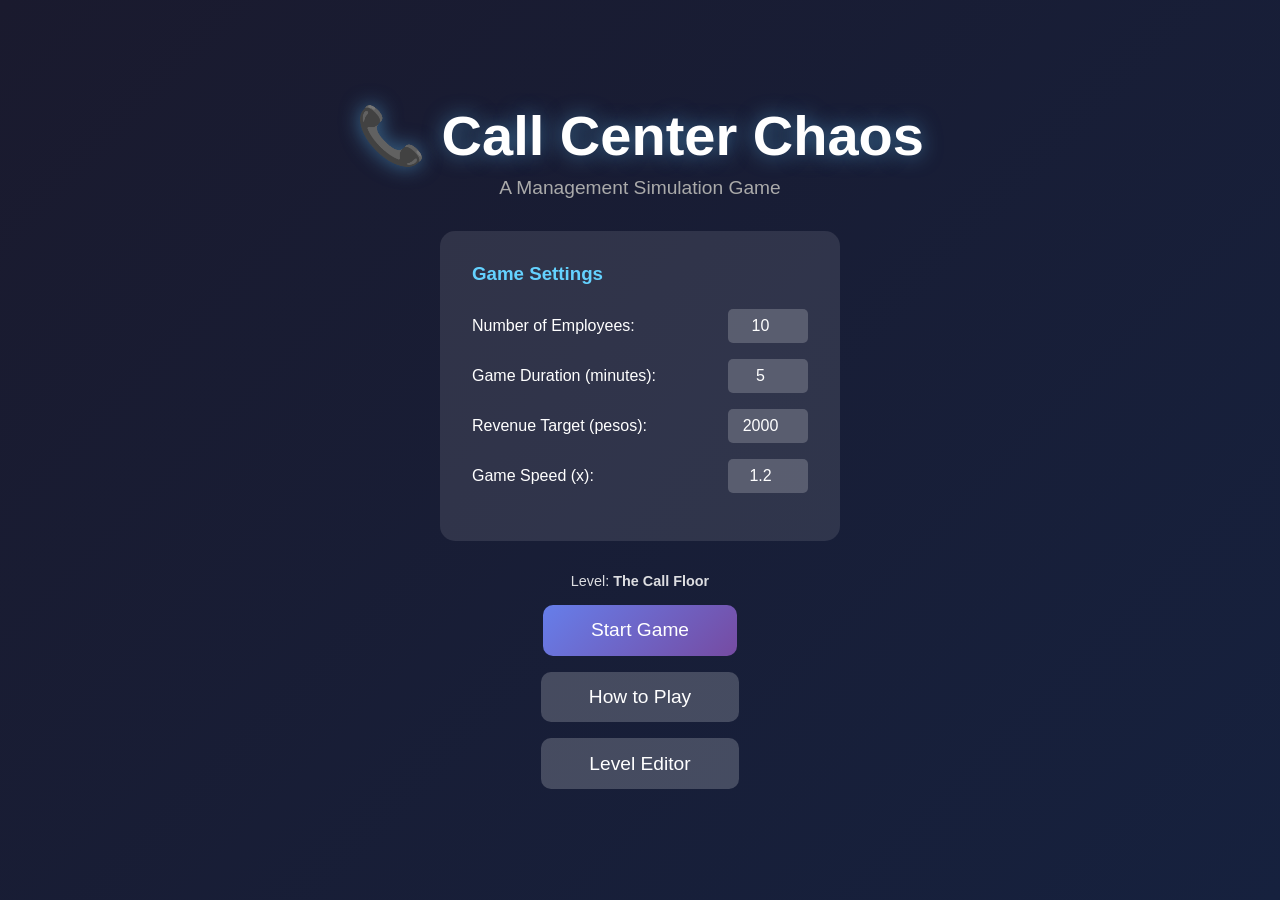
<file: index.html>
<!DOCTYPE html>
<html lang="en">
<head>
    <meta charset="UTF-8">
    <meta name="viewport" content="width=device-width, initial-scale=1.0, maximum-scale=1.0, user-scalable=no, viewport-fit=cover">
    <meta name="mobile-web-app-capable" content="yes">
    <meta name="apple-mobile-web-app-status-bar-style" content="black-translucent">
    <meta name="theme-color" content="#16213e">
    <title>Call Center Chaos - Pixel Art Management Simulation</title>
    <link rel="stylesheet" href="styles.css">
</head>
<body>
    <div id="game-container">
        <!-- Main Menu -->
        <div id="main-menu" class="screen">
            <h1>📞 Call Center Chaos</h1>
            <p class="subtitle">A Management Simulation Game</p>
            
            <div class="menu-section">
                <h3>Game Settings</h3>
                <div class="config-option">
                    <label for="config-employees">Number of Employees:</label>
                    <input type="number" id="config-employees" min="3" max="20" value="10">
                </div>
                <div class="config-option">
                    <label for="config-duration">Game Duration (minutes):</label>
                    <input type="number" id="config-duration" min="1" max="60" value="5">
                </div>
                <div class="config-option">
                    <label for="config-target">Revenue Target (pesos):</label>
                    <input type="number" id="config-target" min="100" max="2000" value="500">
                </div>
                <div class="config-option">
                    <label for="config-speed">Game Speed (x):</label>
                    <input type="number" id="config-speed" min="0.25" max="4" step="0.1" value="1.2">
                </div>
            </div>
            
            <p id="sprite-warning" class="hidden">
                Sprite art could not be loaded - the manager falls back to plain
                pixel drawing. See the browser console for the reason.
            </p>

            <div id="level-line">
                <span>Level: <strong id="active-level-name">-</strong></span>
                <button id="use-built-in-level" class="link-button hidden">use the built-in level</button>
            </div>

            <button id="start-game" class="menu-button">Start Game</button>
            <button id="how-to-play" class="menu-button secondary">How to Play</button>
            <a id="open-editor" class="menu-button secondary" href="editor.html">Level Editor</a>
        </div>
        
        <!-- How to Play Screen -->
        <div id="how-to-play-screen" class="screen hidden">
            <h2>How to Play</h2>
            <div class="instructions">
                <h4>Keyboard:</h4>
                <ul>
                    <li><strong>WASD / Arrow Keys</strong> - Move your manager around the office</li>
                    <li><strong>C Key</strong> - Dump the coffee (disables coffee breaks for 1 minute)</li>
                    <li><strong>B Key</strong> - Close bathroom for cleaning (disables bathroom for 1 minute)</li>
                    <li><strong>Space</strong> - Send nearby employee back to desk when colliding</li>
                    <li><strong>Mouse wheel</strong> - Zoom the office in and out</li>
                </ul>

                <h4>Touch:</h4>
                <ul>
                    <li><strong>Drag anywhere</strong> - A stick appears under your thumb; push it to walk</li>
                    <li><strong>Tap an employee</strong> - Send them back to their desk, if you are close
                        enough for them to hear you. Anyone in range wears a yellow ring.</li>
                    <li><strong>☕ / 🚻 buttons</strong> - Dump the coffee, close the bathroom</li>
                    <li><strong>Pinch</strong> - Zoom the office in and out</li>
                </ul>
                
                <h4>Objective:</h4>
                <p>Reach the revenue target before the workday ends without any employee going insane!</p>
                
                <h4>Tips:</h4>
                <ul>
                    <li>Walking near employees increases their productivity but also their insanity</li>
                    <li>Blocking breaks increases revenue but watch employee sanity levels</li>
                    <li>Balance productivity and sanity - if any employee hits 100 insanity, it's game over!</li>
                </ul>
            </div>
            <button id="back-to-menu" class="menu-button">Back to Menu</button>
        </div>
        
        <!-- Game Screen -->
        <div id="game-screen" class="screen hidden">
            <div id="game-hud">
                <div class="hud-item">
                    <span class="hud-label">Revenue:</span>
                    <span class="hud-value"><span id="hud-revenue">0</span><span class="hud-unit"> pesos</span></span>
                </div>
                <div class="hud-item">
                    <span class="hud-label">Target:</span>
                    <span class="hud-value"><span id="hud-target">500</span><span class="hud-unit"> pesos</span></span>
                </div>
                <div class="hud-item">
                    <span class="hud-label">Time:</span>
                    <span class="hud-value" id="hud-time">8:00 AM</span>
                </div>
                <div class="hud-item">
                    <span class="hud-label">Real Time:</span>
                    <span class="hud-value" id="hud-real-time">20:00</span>
                </div>
                <div class="hud-item status-indicator">
                    <span id="coffee-status">☕ Coffee: Available</span>
                </div>
                <div class="hud-item status-indicator">
                    <span id="bathroom-status">🚻 Bathroom: Open</span>
                </div>
            </div>
            
            <canvas id="game-canvas"></canvas>
            
            <!-- The floating thumb stick, moved to wherever the drag started -->
            <div id="joystick" class="hidden">
                <div class="joystick-base"></div>
                <div class="joystick-knob"></div>
            </div>
            
            <!-- The two keyboard abilities, for screens with no keyboard -->
            <div id="touch-actions">
                <button id="action-coffee" class="touch-button" type="button" aria-label="Dump the coffee">
                    <span class="touch-icon">☕</span>
                    <span class="touch-label">Dump</span>
                </button>
                <button id="action-bathroom" class="touch-button" type="button" aria-label="Close the bathroom">
                    <span class="touch-icon">🚻</span>
                    <span class="touch-label">Close</span>
                </button>
            </div>
            
            <div id="employee-panel">
                <h3>
                    <span class="panel-title">Employee Status</span>
                    <span id="panel-count" class="panel-count"></span>
                </h3>
                <div id="employee-list"></div>
            </div>
        </div>
        
        <!-- Win Screen -->
        <div id="win-screen" class="screen hidden">
            <h1>🎉 You Win!</h1>
            <p>Congratulations! You met your revenue target!</p>
            <div id="win-animation" class="end-animation"></div>
            <div id="win-stats"></div>
            <button id="win-menu" class="menu-button">Back to Menu</button>
        </div>
        
        <!-- Lose Screen -->
        <div id="lose-screen" class="screen hidden">
            <h1>💀 Game Over</h1>
            <p id="lose-reason"></p>
            <div id="lose-animation" class="takedown-animation"></div>
            <div id="lose-stats"></div>
            <button id="lose-menu" class="menu-button">Back to Menu</button>
        </div>
    </div>
    
    <script src="config.js"></script>
    <script src="levels.js"></script>
    <script src="sounds.js"></script>
    <script src="assets/sprites/manifests.js"></script>
    <script src="sprites.js"></script>
    <script src="entities.js"></script>
    <script src="office.js"></script>
    <script src="camera.js"></script>
    <script src="input.js"></script>
    <script src="game.js"></script>
    <script src="main.js"></script>
</body>
</html>
</file>
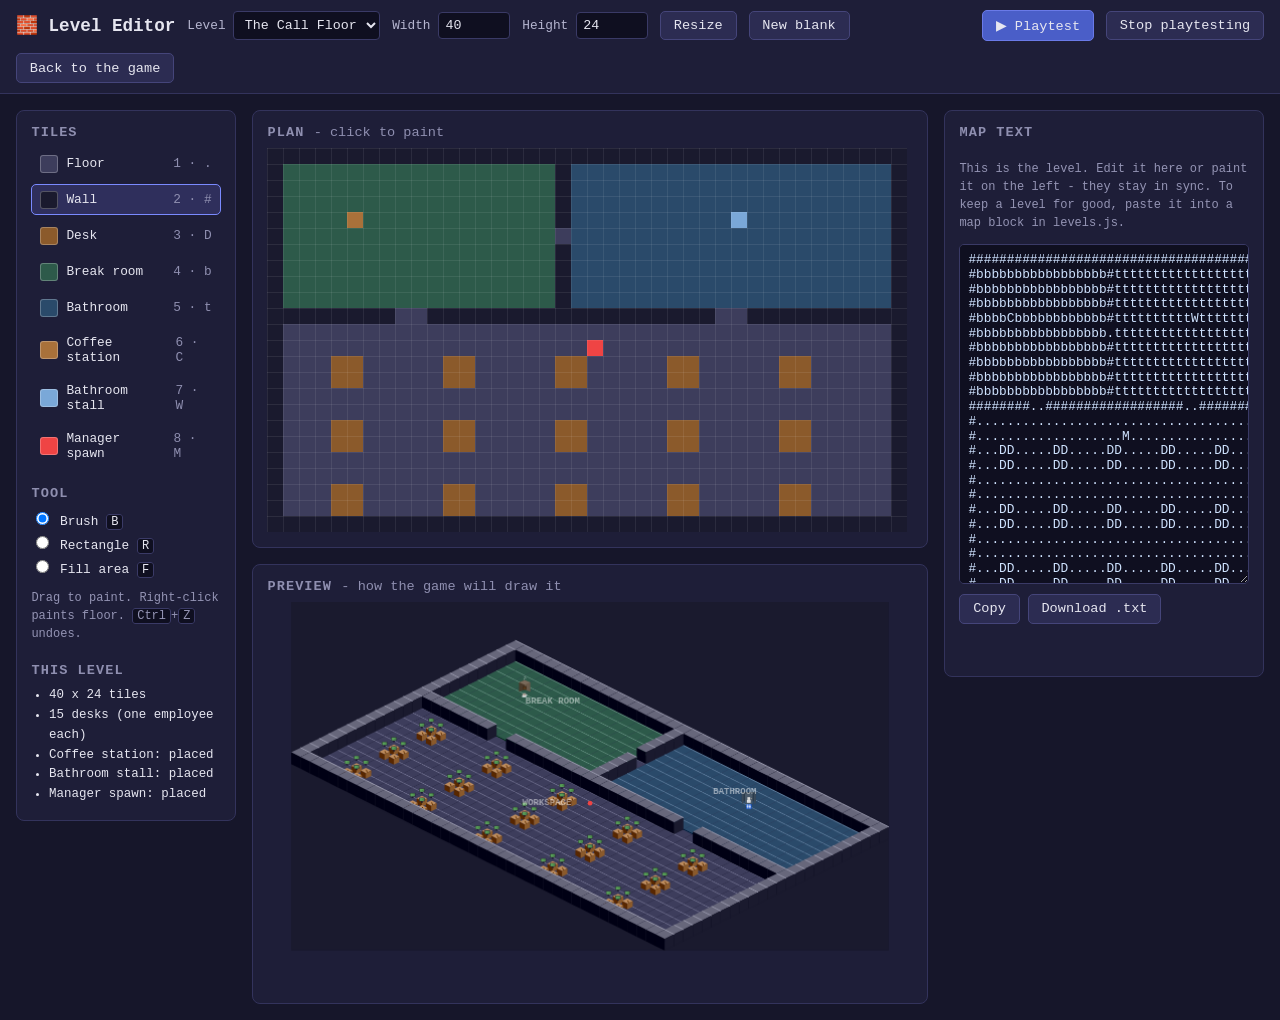
<file: editor.html>
<!DOCTYPE html>
<html lang="en">
<head>
    <meta charset="UTF-8">
    <meta name="viewport" content="width=device-width, initial-scale=1.0">
    <title>Level Editor - Call Center Chaos</title>
    <link rel="stylesheet" href="editor.css">
</head>
<body>
    <header id="editor-bar">
        <h1>🧱 Level Editor</h1>
        <label>Level
            <select id="level-picker"></select>
        </label>
        <label>Width
            <input type="number" id="level-cols" min="6" max="120" step="1">
        </label>
        <label>Height
            <input type="number" id="level-rows" min="6" max="120" step="1">
        </label>
        <button id="resize-level" class="btn">Resize</button>
        <button id="blank-level" class="btn">New blank</button>
        <span class="spacer"></span>
        <button id="playtest" class="btn primary">▶ Playtest</button>
        <button id="clear-playtest" class="btn">Stop playtesting</button>
        <a class="btn" href="index.html">Back to the game</a>
    </header>

    <main id="editor-body">
        <aside id="tools">
            <h2>Tiles</h2>
            <div id="palette"></div>

            <h2>Tool</h2>
            <div id="tool-picker">
                <label><input type="radio" name="tool" value="brush" checked> Brush <kbd>B</kbd></label>
                <label><input type="radio" name="tool" value="rect"> Rectangle <kbd>R</kbd></label>
                <label><input type="radio" name="tool" value="fill"> Fill area <kbd>F</kbd></label>
            </div>
            <p class="hint">
                Drag to paint. Right-click paints floor. <kbd>Ctrl</kbd>+<kbd>Z</kbd> undoes.
            </p>

            <h2>This level</h2>
            <ul id="level-stats"></ul>
            <ul id="level-problems"></ul>
        </aside>

        <section id="canvases">
            <div class="panel">
                <h2>Plan <span class="sub">- click to paint</span></h2>
                <canvas id="grid-canvas"></canvas>
            </div>
            <div class="panel">
                <h2>Preview <span class="sub">- how the game will draw it</span></h2>
                <canvas id="preview-canvas" width="520" height="320"></canvas>
            </div>
        </section>

        <aside id="text-side">
            <h2>Map text</h2>
            <p class="hint">
                This is the level. Edit it here or paint it on the left - they stay in
                sync. To keep a level for good, paste it into a <code>map</code> block
                in <code>levels.js</code>.
            </p>
            <textarea id="map-text" spellcheck="false"></textarea>
            <div class="row">
                <button id="copy-text" class="btn">Copy</button>
                <button id="download-text" class="btn">Download .txt</button>
            </div>
            <p id="status" class="status"></p>
        </aside>
    </main>

    <script src="config.js"></script>
    <script src="levels.js"></script>
    <script src="office.js"></script>
    <script src="editor.js"></script>
</body>
</html>
</file>
<file: styles.css>
/* Call Center Chaos - Styles */

* {
    margin: 0;
    padding: 0;
    box-sizing: border-box;
}

body {
    font-family: 'Segoe UI', Tahoma, Geneva, Verdana, sans-serif;
    background: linear-gradient(135deg, #1a1a2e 0%, #16213e 100%);
    color: #fff;
    min-height: 100vh;
    overflow: hidden;
    /* A game, not a document: no rubber-banding, no text selection from a
       drag, and no grey flash where a thumb lands */
    overscroll-behavior: none;
    -webkit-user-select: none;
    user-select: none;
    -webkit-tap-highlight-color: transparent;
}

#game-container {
    width: 100vw;
    height: 100vh;
    /* Mobile browsers count their sliding address bar out of dvh, so the game
       stops being taller than the screen it is on */
    height: 100dvh;
    display: flex;
    justify-content: center;
    align-items: center;
}

.screen {
    width: 100%;
    height: 100%;
    display: flex;
    flex-direction: column;
    /* A menu that does not fit a short screen scrolls rather than losing its
       bottom half. "safe" keeps centring from pushing the top of a too-tall
       menu out of reach above the scroll origin. */
    justify-content: center;
    justify-content: safe center;
    align-items: center;
    overflow-y: auto;
    padding: 1rem;
}

/* Menu panels shrink their content, not themselves */
.screen > * {
    flex-shrink: 0;
}

.hidden {
    display: none !important;
}

/* Main Menu Styles */
#main-menu h1 {
    font-size: clamp(1.9rem, 7vw, 3.5rem);
    margin-bottom: 0.5rem;
    text-align: center;
    text-shadow: 0 0 20px rgba(100, 200, 255, 0.5);
}

.subtitle {
    font-size: clamp(0.9rem, 3vw, 1.2rem);
    color: #aaa;
    margin-bottom: clamp(1rem, 4vw, 2rem);
    text-align: center;
}

.menu-section {
    background: rgba(255, 255, 255, 0.1);
    padding: clamp(1rem, 4vw, 2rem);
    border-radius: 15px;
    margin-bottom: clamp(1rem, 4vw, 2rem);
    width: min(400px, 100%);
}

.menu-section h3 {
    margin-bottom: clamp(0.75rem, 3vw, 1.5rem);
    font-size: clamp(1rem, 4vw, 1.17rem);
    color: #64d2ff;
}

.config-option {
    display: flex;
    justify-content: space-between;
    align-items: center;
    gap: 0.75rem;
    margin-bottom: 1rem;
}

.config-option label {
    font-size: clamp(0.8rem, 3.5vw, 1rem);
}

.config-option input {
    width: 80px;
    flex: 0 0 auto;
    padding: 0.5rem;
    font-size: 1rem;
    border: none;
    border-radius: 5px;
    background: rgba(255, 255, 255, 0.2);
    color: #fff;
    text-align: center;
}

.menu-button {
    padding: 0.9rem clamp(1.5rem, 8vw, 3rem);
    font-size: clamp(1rem, 3.5vw, 1.2rem);
    /* Never smaller than a fingertip */
    min-height: 48px;
    border: none;
    border-radius: 10px;
    background: linear-gradient(135deg, #667eea 0%, #764ba2 100%);
    color: #fff;
    cursor: pointer;
    transition: all 0.3s ease;
    margin: 0.5rem;
}

.menu-button:hover {
    transform: scale(1.05);
    box-shadow: 0 5px 20px rgba(102, 126, 234, 0.5);
}

.menu-button.secondary {
    background: rgba(255, 255, 255, 0.2);
}

.menu-button.secondary:hover {
    background: rgba(255, 255, 255, 0.3);
    box-shadow: 0 5px 20px rgba(255, 255, 255, 0.2);
}

/* How to Play Screen */
#how-to-play-screen h2 {
    font-size: clamp(1.6rem, 6vw, 2.5rem);
    margin-bottom: clamp(1rem, 4vw, 2rem);
}

.instructions {
    background: rgba(255, 255, 255, 0.1);
    padding: clamp(1rem, 4vw, 2rem);
    border-radius: 15px;
    max-width: 600px;
    margin-bottom: clamp(1rem, 4vw, 2rem);
    font-size: clamp(0.85rem, 3vw, 1rem);
}

.instructions h4 {
    color: #64d2ff;
    margin-top: 1rem;
    margin-bottom: 0.5rem;
}

.instructions ul {
    padding-left: 1.5rem;
}

.instructions li {
    margin-bottom: 0.5rem;
}

/* Game Screen */
#game-screen {
    flex-direction: row;
    padding: 1rem;
    gap: 1rem;
    /* The office is not a document - nothing here scrolls */
    overflow: hidden;
}

#game-hud {
    position: absolute;
    top: 1rem;
    left: 50%;
    transform: translateX(-50%);
    display: flex;
    gap: 2rem;
    background: rgba(0, 0, 0, 0.7);
    padding: 1rem 2rem;
    border-radius: 10px;
    z-index: 100;
}

.hud-item {
    display: flex;
    flex-direction: column;
    align-items: center;
    min-width: 0;
}

.hud-unit {
    font-size: 0.8rem !important;
    font-weight: normal !important;
    color: #cbd5e1;
}

.hud-label {
    font-size: 0.8rem;
    color: #aaa;
    white-space: nowrap;
}

.hud-value {
    white-space: nowrap;
}

.hud-item span:not(.hud-label) {
    font-size: 1.2rem;
    font-weight: bold;
}

#hud-revenue {
    color: #4ade80;
    transition: transform 0.1s ease-out;
}

#hud-revenue.revenue-up {
    animation: revenuePop 0.4s ease-out;
}

@keyframes revenuePop {
    0% {
        transform: scale(1);
        color: #4ade80;
    }
    30% {
        transform: scale(1.5);
        color: #fef08a;
        text-shadow: 0 0 10px #fef08a, 0 0 20px #4ade80;
    }
    100% {
        transform: scale(1);
        color: #4ade80;
        text-shadow: none;
    }
}

#hud-target {
    color: #fbbf24;
}

.status-indicator span {
    padding: 0.3rem 0.6rem;
    border-radius: 5px;
    font-size: 0.9rem !important;
    white-space: nowrap;
}

#coffee-status {
    background: rgba(139, 69, 19, 0.5);
}

#bathroom-status {
    background: rgba(59, 130, 246, 0.5);
}

#game-canvas {
    border: 2px solid #5a6a8a;
    border-radius: 8px;
    background: #2a2a4a;
    box-shadow: 0 0 20px rgba(100, 150, 255, 0.2);
    /* Keep the pixel art sharp when the browser scales the canvas */
    image-rendering: pixelated;
    image-rendering: crisp-edges;
}

#employee-panel {
    position: absolute;
    right: 0.5rem;
    top: 4rem;
    bottom: 0.5rem;
    width: 220px;
    background: rgba(0, 0, 0, 0.85);
    padding: 0.8rem;
    border-radius: 8px;
    overflow-y: auto;
    border: 1px solid rgba(100, 200, 255, 0.3);
}

#employee-panel h3 {
    color: #64d2ff;
    margin-bottom: 1rem;
    text-align: center;
    font-size: 1rem;
}

.panel-count {
    display: block;
    font-size: 0.7rem;
    font-weight: normal;
    color: #94a3b8;
}

.panel-count:empty {
    display: none;
}

.employee-card {
    background: rgba(255, 255, 255, 0.1);
    padding: 0.8rem;
    border-radius: 8px;
    margin-bottom: 0.5rem;
    font-size: 0.85rem;
}

.employee-card .name {
    font-weight: bold;
    margin-bottom: 0.5rem;
}

.employee-card .stat-bar {
    height: 8px;
    background: #333;
    border-radius: 4px;
    margin-bottom: 0.3rem;
    overflow: hidden;
}

.employee-card .stat-fill {
    height: 100%;
    transition: width 0.3s ease;
}

.employee-card .sanity-fill {
    background: linear-gradient(90deg, #ef4444, #fbbf24, #4ade80);
}

.employee-card .productivity-fill {
    background: linear-gradient(90deg, #3b82f6, #8b5cf6);
}

.employee-card .stat-label {
    font-size: 0.7rem;
    color: #aaa;
    display: flex;
    justify-content: space-between;
}

.employee-card .status {
    font-size: 0.75rem;
    color: #64d2ff;
    margin-top: 0.3rem;
}

/* Win/Lose Screens */
#win-screen h1 {
    font-size: clamp(2.2rem, 9vw, 4rem);
    color: #4ade80;
    text-shadow: 0 0 30px rgba(74, 222, 128, 0.5);
}

#lose-screen h1 {
    font-size: clamp(2.2rem, 9vw, 4rem);
    color: #ef4444;
    text-shadow: 0 0 30px rgba(239, 68, 68, 0.5);
}

#win-stats, #lose-stats {
    background: rgba(255, 255, 255, 0.1);
    padding: clamp(1rem, 4vw, 2rem);
    border-radius: 15px;
    margin: clamp(1rem, 4vw, 2rem) 0;
    text-align: center;
    max-width: 100%;
    font-size: clamp(0.85rem, 3vw, 1rem);
}

.stat-row {
    display: flex;
    justify-content: space-between;
    gap: 1rem;
    padding: 0.5rem 0;
    min-width: min(300px, 70vw);
}

.takedown-animation {
    max-width: 100%;
}

/* End-screen sprite animation */
.end-animation {
    display: flex;
    justify-content: center;
    align-items: flex-end;
    min-height: 200px;
    margin: 1rem 0;
}

.end-animation canvas {
    image-rendering: pixelated;
    image-rendering: crisp-edges;
}

/* The sprite carries the drama on its own - drop the panel and the shake */
.takedown-animation.with-sprite {
    animation: none;
    background: transparent;
    flex-direction: column;
    gap: 0.5rem;
    font-size: 1.5rem;
}

/* Takedown Animation */
.takedown-animation {
    width: 400px;
    height: 200px;
    background: rgba(239, 68, 68, 0.2);
    border-radius: 15px;
    margin: 1rem 0;
    display: flex;
    justify-content: center;
    align-items: center;
    font-size: 4rem;
    animation: shake 0.5s infinite;
}

@keyframes shake {
    0%, 100% { transform: translateX(0); }
    25% { transform: translateX(-10px) rotate(-5deg); }
    75% { transform: translateX(10px) rotate(5deg); }
}

/* Scrollbar */
::-webkit-scrollbar {
    width: 8px;
}

::-webkit-scrollbar-track {
    background: rgba(0, 0, 0, 0.3);
    border-radius: 4px;
}

::-webkit-scrollbar-thumb {
    background: rgba(255, 255, 255, 0.3);
    border-radius: 4px;
}

::-webkit-scrollbar-thumb:hover {
    background: rgba(255, 255, 255, 0.5);
}

/* Level line on the main menu */
#level-line {
    display: flex;
    align-items: center;
    gap: 0.6rem;
    margin-bottom: 0.5rem;
    font-size: 0.9rem;
    opacity: 0.85;
}

#sprite-warning {
    margin-bottom: 0.5rem;
    padding: 0.5rem 0.7rem;
    border-left: 3px solid #ffb454;
    background: rgba(255, 180, 84, 0.12);
    color: #ffd9a0;
    font-size: 0.85rem;
    text-align: left;
}

.link-button {
    background: none;
    border: none;
    color: #64d2ff;
    font: inherit;
    text-decoration: underline;
    cursor: pointer;
    padding: 0;
}

a.menu-button {
    display: inline-block;
    text-decoration: none;
}


/* ============================================
   TOUCH CONTROLS
   ============================================ */

/*
 * The stick is drawn wherever the drag started - main.js moves it - and never
 * eats the press that created it, so the same finger keeps steering.
 */
#joystick {
    position: fixed;
    width: 0;
    height: 0;
    z-index: 150;
    pointer-events: none;
}

.joystick-base,
.joystick-knob {
    position: absolute;
    left: 0;
    top: 0;
    border-radius: 50%;
    transform: translate(-50%, -50%);
}

/* Faint enough to steer through - the office behind the thumb is the part
   the player is actually looking at */
.joystick-base {
    width: 116px;
    height: 116px;
    background: rgba(15, 23, 42, 0.22);
    border: 2px solid rgba(148, 197, 255, 0.35);
}

.joystick-knob {
    width: 48px;
    height: 48px;
    background: rgba(148, 197, 255, 0.45);
    border: 2px solid rgba(255, 255, 255, 0.65);
}

/* The abilities, for the screens with no C and B keys to press */
#touch-actions {
    position: absolute;
    right: calc(0.75rem + env(safe-area-inset-right));
    bottom: calc(0.75rem + env(safe-area-inset-bottom));
    display: none;
    flex-direction: column;
    gap: 0.6rem;
    z-index: 140;
}

body.touch-input #touch-actions,
body.compact-layout #touch-actions {
    display: flex;
}

.touch-button {
    width: 64px;
    height: 64px;
    display: flex;
    flex-direction: column;
    align-items: center;
    justify-content: center;
    gap: 0.1rem;
    border: 2px solid rgba(148, 197, 255, 0.45);
    border-radius: 50%;
    background: rgba(15, 23, 42, 0.8);
    color: #fff;
    font: inherit;
    cursor: pointer;
    touch-action: none;
}

.touch-button:active {
    transform: scale(0.94);
    background: rgba(51, 65, 85, 0.9);
}

.touch-button.busy {
    border-color: rgba(239, 68, 68, 0.8);
    color: #fca5a5;
}

.touch-icon {
    font-size: 1.4rem;
    line-height: 1;
}

.touch-label {
    font-size: 0.6rem;
    letter-spacing: 0.03em;
}

/* ============================================
   COMPACT LAYOUT - phones, and any window too small for the side panel
   ============================================ */

@media (max-width: 900px), (max-height: 520px) {
    #game-screen {
        padding: 0;
    }

    /* The office fills the screen and everything else floats over it -
       there is not enough room to give each piece its own lane */
    #game-canvas {
        border: none;
        border-radius: 0;
        box-shadow: none;
    }

    #game-hud {
        top: 0;
        left: 0;
        right: 0;
        transform: none;
        display: grid;
        grid-template-columns: repeat(3, 1fr);
        gap: 0.25rem 0.5rem;
        padding: calc(0.4rem + env(safe-area-inset-top)) 0.5rem 0.4rem;
        border-radius: 0 0 10px 10px;
        background: rgba(0, 0, 0, 0.78);
    }

    .hud-label {
        font-size: 0.6rem;
    }

    .hud-item span:not(.hud-label) {
        font-size: 0.9rem;
    }

    .status-indicator span {
        font-size: 0.6rem !important;
        padding: 0.2rem 0.3rem;
        text-align: center;
        white-space: nowrap;
        overflow: hidden;
        text-overflow: ellipsis;
        max-width: 100%;
    }

    /* The unit is understood once the screen is this tight */
    .hud-unit {
        display: none;
    }

    /* The panel becomes a deck: the nearest couple of employees dealt face up
       across the bottom, everyone else read off the plate over their head */
    #employee-panel {
        right: calc(0.4rem + env(safe-area-inset-right));
        left: calc(0.4rem + env(safe-area-inset-left));
        top: auto;
        bottom: calc(0.4rem + env(safe-area-inset-bottom));
        width: auto;
        max-width: none;
        padding: 0.4rem 0.5rem 0.5rem;
        background: rgba(0, 0, 0, 0.72);
        overflow: visible;
        /* Clear of the ability buttons stacked on the right */
        padding-right: 5.5rem;
    }

    #employee-panel h3 {
        margin-bottom: 0.35rem;
        font-size: 0.75rem;
        text-align: left;
        display: flex;
        align-items: baseline;
        gap: 0.4rem;
    }

    .panel-count {
        display: inline;
        font-size: 0.65rem;
    }

    #employee-list {
        display: flex;
        gap: 0.4rem;
        align-items: stretch;
    }

    .employee-card {
        flex: 1 1 0;
        min-width: 0;
        margin-bottom: 0;
        padding: 0.4rem 0.5rem;
        font-size: 0.75rem;
        /* Cards are dealt in and out as the manager walks the floor */
        animation: dealCard 0.25s ease-out;
    }

    .employee-card .name {
        margin-bottom: 0.25rem;
        white-space: nowrap;
        overflow: hidden;
        text-overflow: ellipsis;
    }

    .employee-card .stat-bar {
        height: 6px;
        margin-bottom: 0.2rem;
    }

    .employee-card .stat-label {
        font-size: 0.6rem;
    }

    .employee-card .status {
        font-size: 0.65rem;
        margin-top: 0.2rem;
        white-space: nowrap;
        overflow: hidden;
        text-overflow: ellipsis;
    }
}

@keyframes dealCard {
    from {
        opacity: 0;
        transform: translateY(12px) scale(0.96);
    }
    to {
        opacity: 1;
        transform: none;
    }
}

/* A short landscape phone has even less height - drop the deck to one card
   and thin the HUD to a single row */
@media (max-height: 430px) and (orientation: landscape) {
    #game-hud {
        grid-template-columns: repeat(6, auto);
        justify-content: center;
    }

    #employee-panel {
        left: auto;
        width: min(240px, 45vw);
        padding-right: 5.5rem;
    }
}

/* Hover styling belongs to devices that can hover - on a phone it sticks
   after a tap and leaves buttons looking pressed */
@media (hover: none) {
    .menu-button:hover {
        transform: none;
        box-shadow: none;
    }
}
</file>
<file: editor.css>
/* Call Center Chaos - Level Editor
   Deliberately plain: the editor is a tool, not part of the game's chrome. */

* { box-sizing: border-box; }

body {
    margin: 0;
    font-family: 'Courier New', monospace;
    background: #16162a;
    color: #e6e6f0;
}

h1 { font-size: 1.1rem; margin: 0; }
h2 { font-size: 0.85rem; text-transform: uppercase; letter-spacing: 0.08em; color: #8f8fb0; margin: 1.2rem 0 0.5rem; }
h2:first-child { margin-top: 0; }
h2 .sub { text-transform: none; letter-spacing: 0; font-weight: normal; }

#editor-bar {
    display: flex;
    align-items: center;
    gap: 0.75rem;
    flex-wrap: wrap;
    padding: 0.6rem 1rem;
    background: #1e1e38;
    border-bottom: 1px solid #33335c;
}

#editor-bar label { font-size: 0.8rem; color: #b6b6d0; }
#editor-bar .spacer { flex: 1; }

select, input[type="number"] {
    background: #0f0f20;
    color: #e6e6f0;
    border: 1px solid #3a3a66;
    border-radius: 4px;
    padding: 0.3rem 0.4rem;
    font-family: inherit;
}

input[type="number"] { width: 4.5rem; }

.btn {
    display: inline-block;
    padding: 0.4rem 0.8rem;
    background: #2c2c52;
    border: 1px solid #45457a;
    border-radius: 5px;
    color: #e6e6f0;
    font-family: inherit;
    font-size: 0.85rem;
    text-decoration: none;
    cursor: pointer;
}

.btn:hover { background: #3a3a68; }
.btn.primary { background: #4a5ec8; border-color: #6a7ae8; }
.btn.primary:hover { background: #5a6ee0; }

#editor-body {
    display: grid;
    grid-template-columns: 220px minmax(0, 1fr) 320px;
    gap: 1rem;
    padding: 1rem;
    align-items: start;
}

#tools, #text-side {
    background: #1e1e38;
    border: 1px solid #33335c;
    border-radius: 8px;
    padding: 0.9rem;
}

#palette { display: flex; flex-direction: column; gap: 0.3rem; }

.swatch {
    display: flex;
    align-items: center;
    gap: 0.5rem;
    padding: 0.35rem 0.5rem;
    border: 1px solid transparent;
    border-radius: 5px;
    background: none;
    color: inherit;
    font-family: inherit;
    font-size: 0.8rem;
    text-align: left;
    cursor: pointer;
    width: 100%;
}

.swatch:hover { background: #2a2a4e; }
.swatch.selected { border-color: #7a8aff; background: #2f2f5c; }
.swatch .chip { width: 18px; height: 18px; border-radius: 3px; border: 1px solid rgba(255,255,255,0.25); flex: none; }
.swatch .char { color: #8f8fb0; margin-left: auto; }

#tool-picker { display: flex; flex-direction: column; gap: 0.25rem; font-size: 0.8rem; }

kbd {
    background: #0f0f20;
    border: 1px solid #3a3a66;
    border-radius: 3px;
    padding: 0 0.25rem;
    font-size: 0.75rem;
}

.hint { font-size: 0.75rem; color: #9494b4; line-height: 1.5; }

#level-stats, #level-problems { margin: 0; padding-left: 1.1rem; font-size: 0.78rem; line-height: 1.6; }
#level-problems li { color: #ffb457; }

#canvases { display: flex; flex-direction: column; gap: 1rem; min-width: 0; }

.panel {
    background: #1e1e38;
    border: 1px solid #33335c;
    border-radius: 8px;
    padding: 0.9rem;
    overflow: auto;
}

#grid-canvas { display: block; cursor: crosshair; image-rendering: pixelated; }
#preview-canvas { display: block; width: 100%; height: auto; border-radius: 4px; }

#text-side { display: flex; flex-direction: column; }

textarea {
    width: 100%;
    height: 340px;
    resize: vertical;
    background: #0f0f20;
    color: #cfe3ff;
    border: 1px solid #3a3a66;
    border-radius: 5px;
    padding: 0.5rem;
    font-family: 'Courier New', monospace;
    font-size: 0.8rem;
    line-height: 1.15;
    white-space: pre;
    overflow-wrap: normal;
    overflow-x: auto;
}

.row { display: flex; gap: 0.5rem; margin-top: 0.6rem; }
.status { font-size: 0.75rem; color: #7ee2a8; min-height: 1.2em; }

@media (max-width: 1100px) {
    #editor-body { grid-template-columns: 1fr; }
}
</file>
